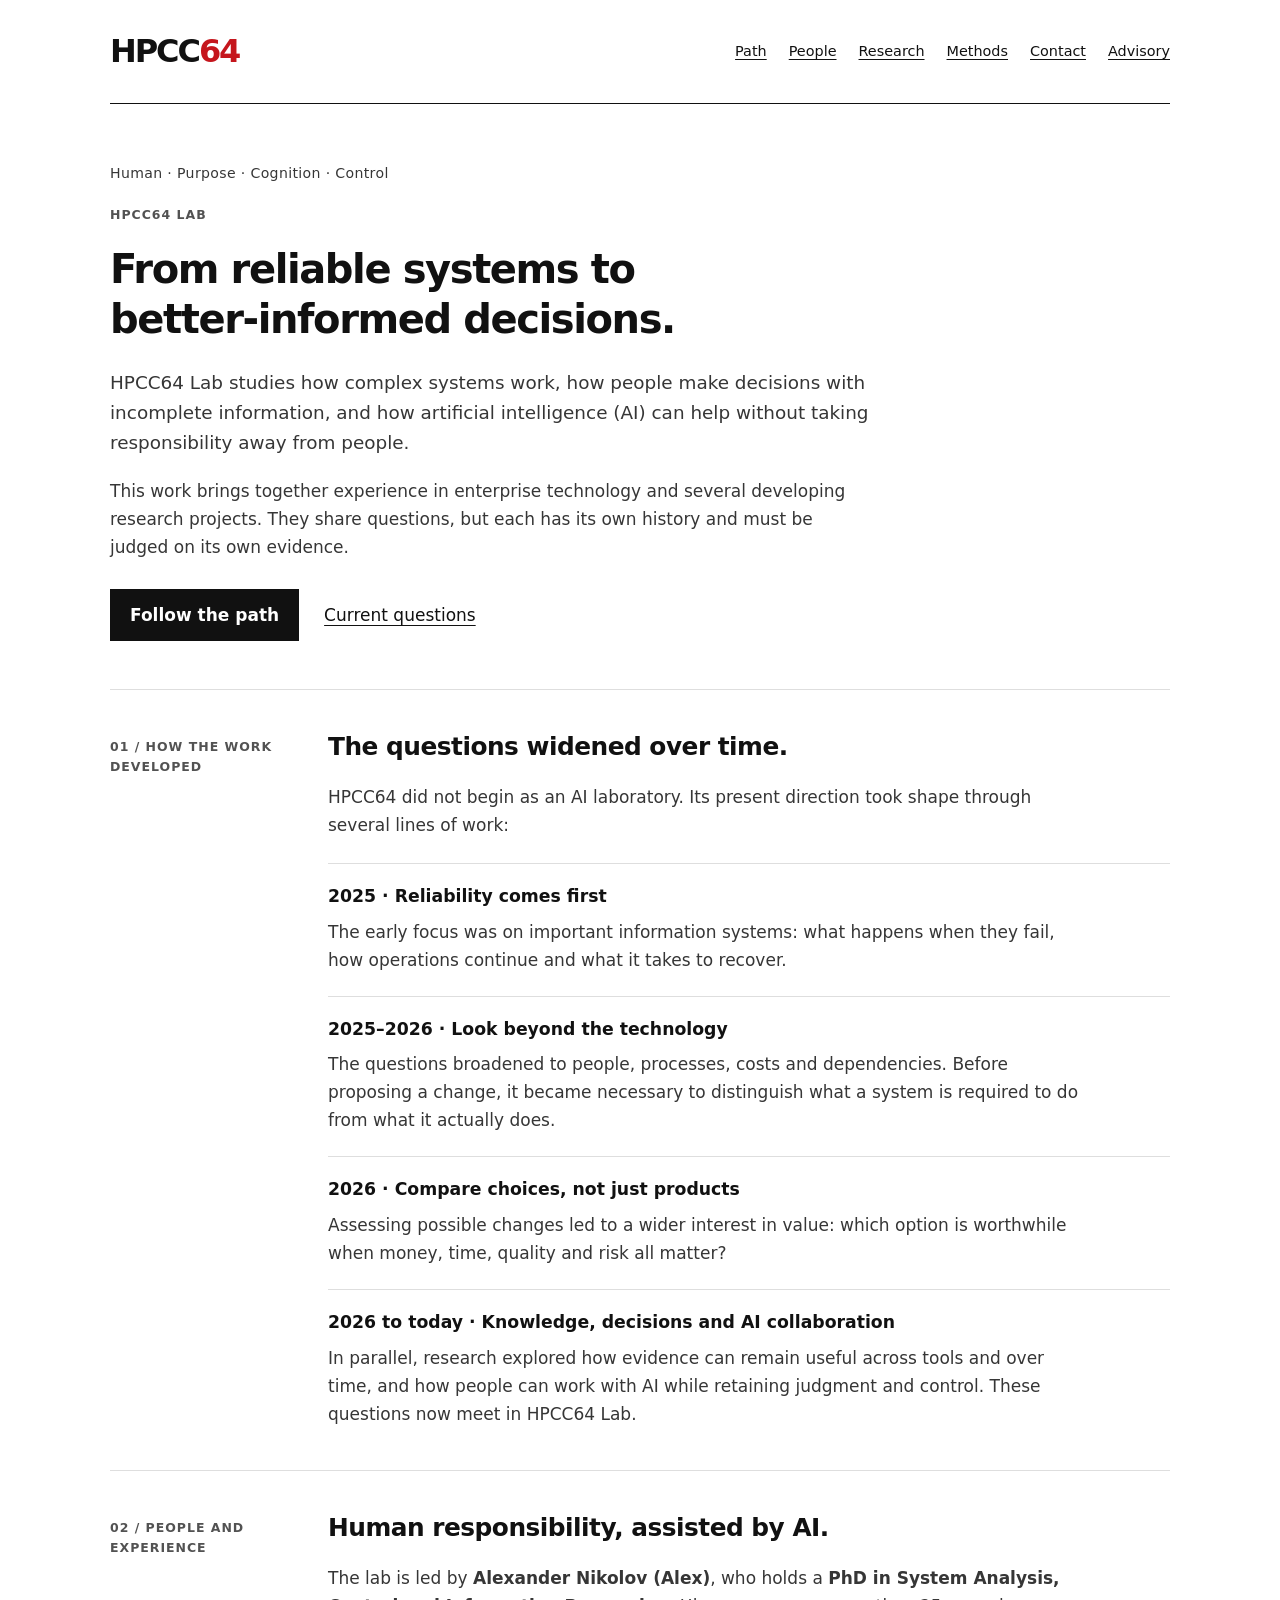
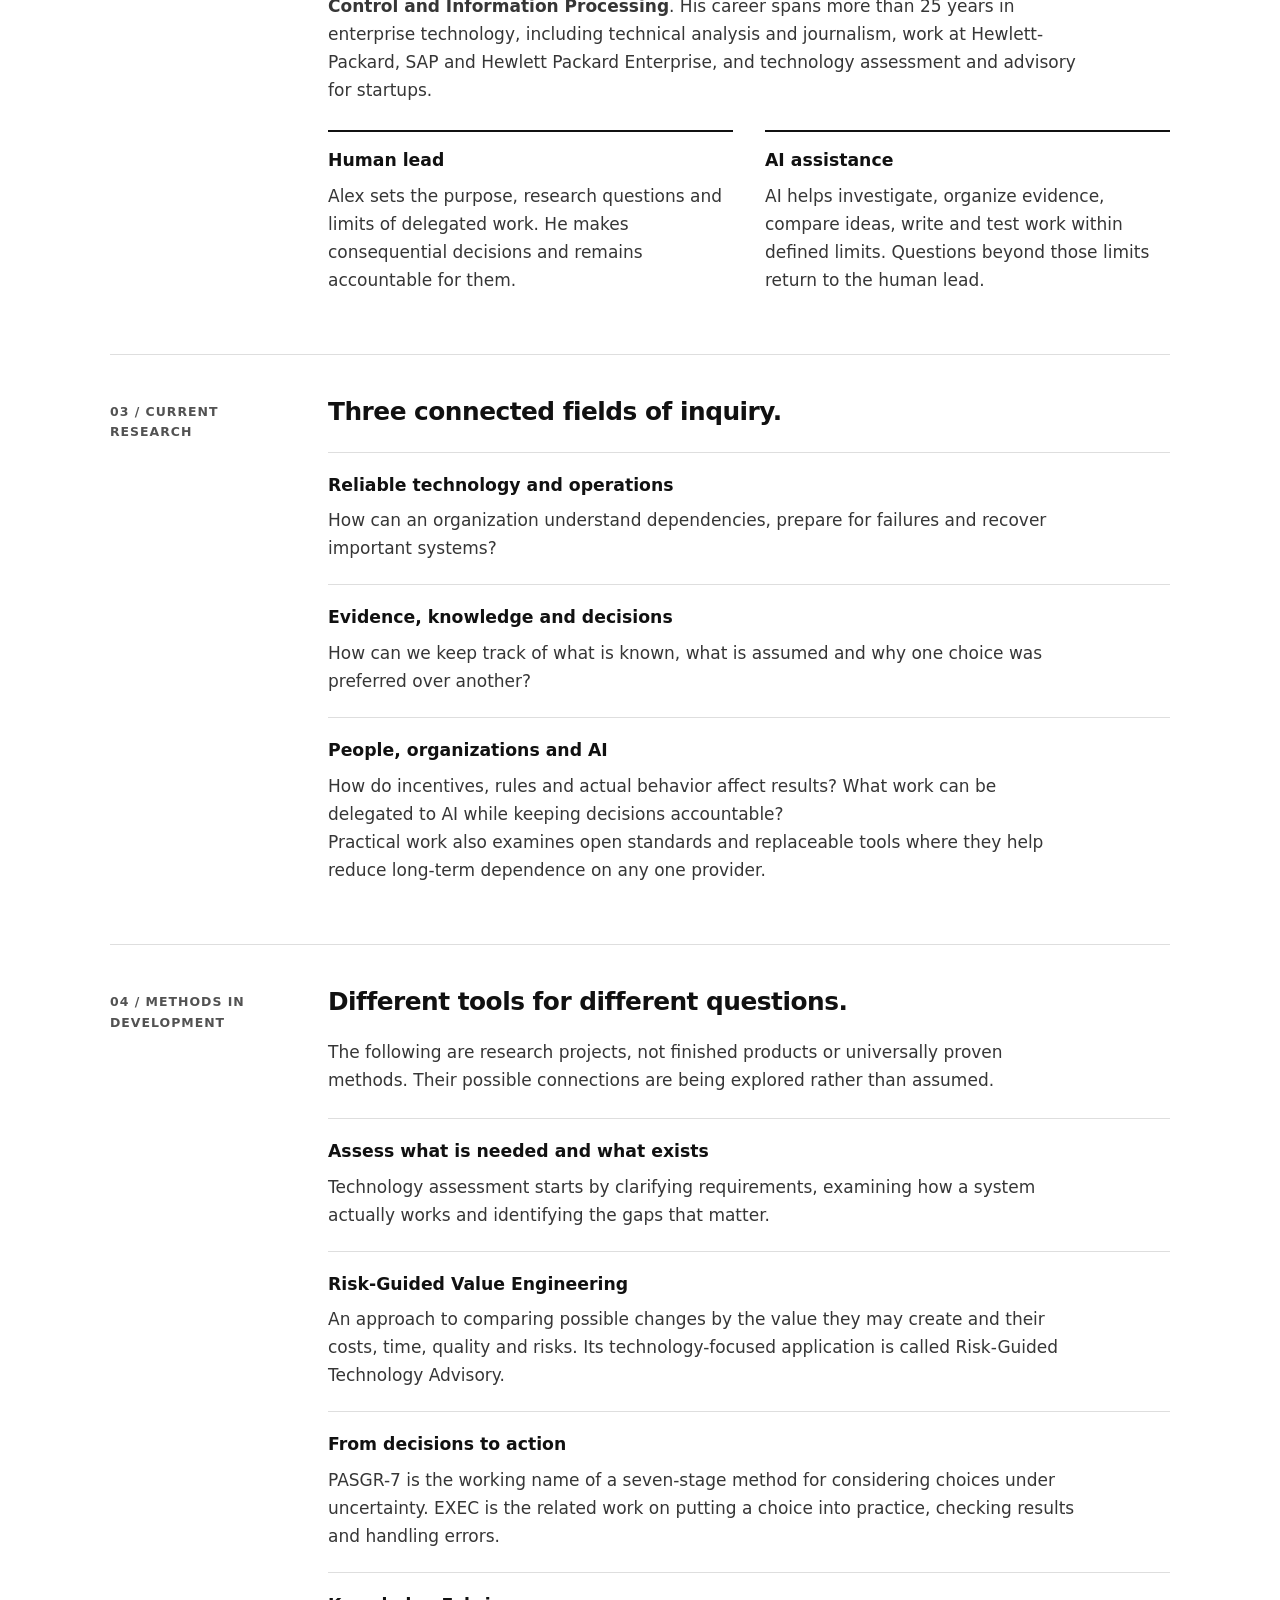
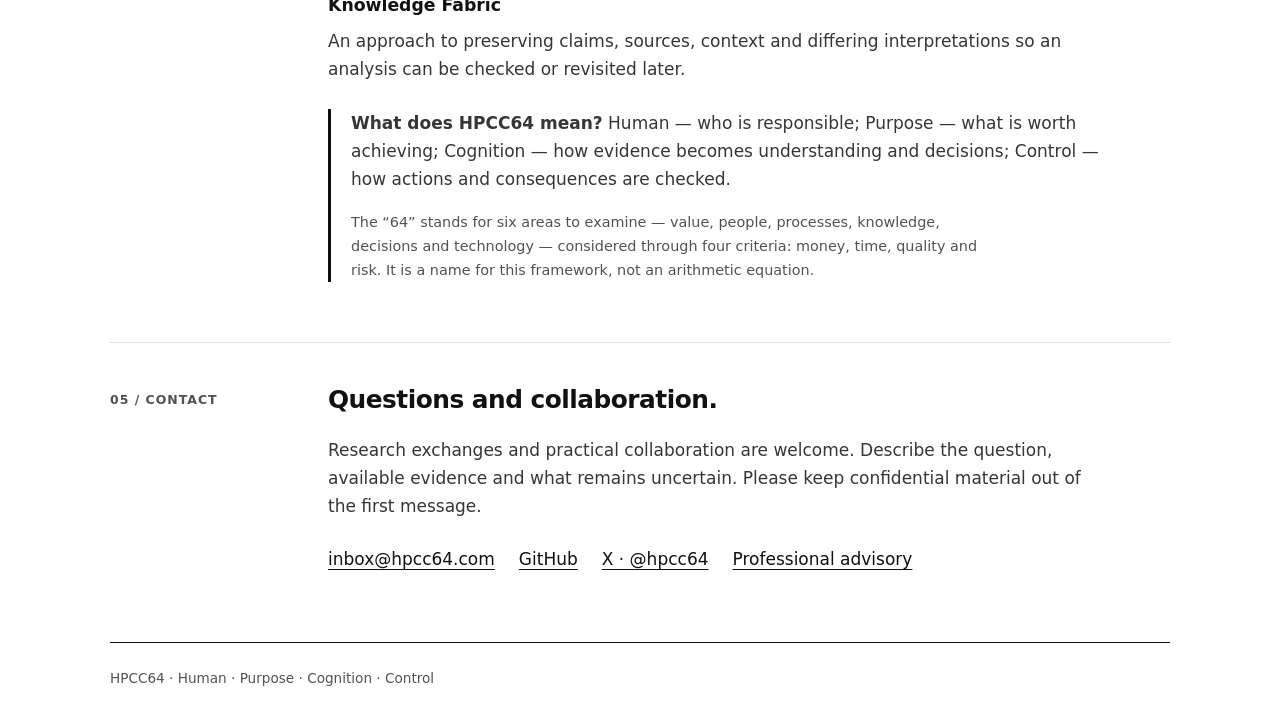
<file: public/index.html>
<!doctype html>
<html lang="en">
  <head>
    <meta charset="utf-8">
    <meta name="viewport" content="width=device-width, initial-scale=1">
    <title>HPCC64 Lab | Research into Systems, Knowledge and Decisions</title>
    <meta name="description" content="Explore how HPCC64 Lab's questions developed from reliable technology to evidence, decision-making and collaboration between people and artificial intelligence.">
    <link rel="canonical" href="https://lab.hpcc64.com/">
    <link rel="stylesheet" href="styles.css">
    <meta property="og:type" content="website">
    <meta property="og:site_name" content="HPCC64 Lab">
    <meta property="og:title" content="HPCC64 Lab | Research into Systems, Knowledge and Decisions">
    <meta property="og:description" content="Explore how HPCC64 Lab's questions developed from reliable technology to evidence, decision-making and collaboration between people and artificial intelligence.">
    <meta property="og:url" content="https://lab.hpcc64.com/">
  </head>
  <body>
    <a class="skip-link" href="#main">Skip to content</a>
    <div class="shell">      <header class="topbar">
        <a class="wordmark" href="/" aria-label="HPCC64 Lab home">HPCC<span class="accent">64</span></a>
        <nav aria-label="Main navigation">
          <a href="#path">Path</a>
          <a href="#people">People</a>
          <a href="#research">Research</a>
          <a href="#methods">Methods</a>
          <a href="#contact">Contact</a>
          <a href="https://www.hpcc64.com/">Advisory</a>
        </nav>
      </header>
      <main id="main" tabindex="-1">
        <section class="intro" aria-labelledby="intro-title">
          <p class="identity">Human · Purpose · Cognition · Control</p>
          <p class="eyebrow">HPCC64 Lab</p>
          <h1 id="intro-title">From reliable systems to better-informed decisions.</h1>
          <p class="lead">HPCC64 Lab studies how complex systems work, how people make decisions with incomplete information, and how artificial intelligence (AI) can help without taking responsibility away from people.</p>
          <p>This work brings together experience in enterprise technology and several developing research projects. They share questions, but each has its own history and must be judged on its own evidence.</p>
          <div class="actions">
            <a class="button" href="#path">Follow the path</a>
            <a href="#research">Current questions</a>
          </div>
        </section>
        <section class="section section-layout" id="path" aria-labelledby="path-title">
          <p class="section-label number">01 / How the work developed</p>
          <div>
            <h2 id="path-title">The questions widened over time.</h2>
            <p>HPCC64 did not begin as an AI laboratory. Its present direction took shape through several lines of work:</p>
            <ul class="rows" role="list">
              <li>
                <h3>2025 · Reliability comes first</h3>
                <p>The early focus was on important information systems: what happens when they fail, how operations continue and what it takes to recover.</p>
              </li>
              <li>
                <h3>2025–2026 · Look beyond the technology</h3>
                <p>The questions broadened to people, processes, costs and dependencies. Before proposing a change, it became necessary to distinguish what a system is required to do from what it actually does.</p>
              </li>
              <li>
                <h3>2026 · Compare choices, not just products</h3>
                <p>Assessing possible changes led to a wider interest in value: which option is worthwhile when money, time, quality and risk all matter?</p>
              </li>
              <li>
                <h3>2026 to today · Knowledge, decisions and AI collaboration</h3>
                <p>In parallel, research explored how evidence can remain useful across tools and over time, and how people can work with AI while retaining judgment and control. These questions now meet in HPCC64 Lab.</p>
              </li>
            </ul>
          </div>
        </section>        <section class="section section-layout" id="people" aria-labelledby="people-title">
          <p class="section-label number">02 / People and experience</p>
          <div>
            <h2 id="people-title">Human responsibility, assisted by AI.</h2>
            <p>The lab is led by <strong>Alexander Nikolov (Alex)</strong>, who holds a <strong>PhD in System Analysis, Control and Information Processing</strong>. His career spans more than 25 years in enterprise technology, including technical analysis and journalism, work at Hewlett-Packard, SAP and Hewlett Packard Enterprise, and technology assessment and advisory for startups.</p>
            <div class="pair">
              <article>
                <h3>Human lead</h3>
                <p>Alex sets the purpose, research questions and limits of delegated work. He makes consequential decisions and remains accountable for them.</p>
              </article>
              <article>
                <h3>AI assistance</h3>
                <p>AI helps investigate, organize evidence, compare ideas, write and test work within defined limits. Questions beyond those limits return to the human lead.</p>
              </article>
            </div>
          </div>
        </section>        <section class="section section-layout" id="research" aria-labelledby="research-title">
          <p class="section-label number">03 / Current research</p>
          <div>
            <h2 id="research-title">Three connected fields of inquiry.</h2>
                        <ul class="rows" role="list">
              <li>
                <h3>Reliable technology and operations</h3>
                <p>How can an organization understand dependencies, prepare for failures and recover important systems?</p>
              </li>
              <li>
                <h3>Evidence, knowledge and decisions</h3>
                <p>How can we keep track of what is known, what is assumed and why one choice was preferred over another?</p>
              </li>
              <li>
                <h3>People, organizations and AI</h3>
                <p>How do incentives, rules and actual behavior affect results? What work can be delegated to AI while keeping decisions accountable?</p>
              </li>
            </ul>
            <p>Practical work also examines open standards and replaceable tools where they help reduce long-term dependence on any one provider.</p>
          </div>
        </section>        <section class="section section-layout" id="methods" aria-labelledby="methods-title">
          <p class="section-label number">04 / Methods in development</p>
          <div>
            <h2 id="methods-title">Different tools for different questions.</h2>
            <p>The following are research projects, not finished products or universally proven methods. Their possible connections are being explored rather than assumed.</p>
            <ul class="rows" role="list">
              <li>
                <h3>Assess what is needed and what exists</h3>
                <p>Technology assessment starts by clarifying requirements, examining how a system actually works and identifying the gaps that matter.</p>
              </li>
              <li>
                <h3>Risk-Guided Value Engineering</h3>
                <p>An approach to comparing possible changes by the value they may create and their costs, time, quality and risks. Its technology-focused application is called Risk-Guided Technology Advisory.</p>
              </li>
              <li>
                <h3>From decisions to action</h3>
                <p>PASGR-7 is the working name of a seven-stage method for considering choices under uncertainty. EXEC is the related work on putting a choice into practice, checking results and handling errors.</p>
              </li>
              <li>
                <h3>Knowledge Fabric</h3>
                <p>An approach to preserving claims, sources, context and differing interpretations so an analysis can be checked or revisited later.</p>
              </li>
            </ul>
            <div class="framework">
              <p><strong>What does HPCC64 mean?</strong> Human — who is responsible; Purpose — what is worth achieving; Cognition — how evidence becomes understanding and decisions; Control — how actions and consequences are checked.</p>
              <p class="note">The “64” stands for six areas to examine — value, people, processes, knowledge, decisions and technology — considered through four criteria: money, time, quality and risk. It is a name for this framework, not an arithmetic equation.</p>
            </div>
          </div>
        </section>        <section class="section section-layout" id="contact" aria-labelledby="contact-title">
          <p class="section-label number">05 / Contact</p>
          <div>
            <h2 id="contact-title">Questions and collaboration.</h2>
            <p>Research exchanges and practical collaboration are welcome. Describe the question, available evidence and what remains uncertain. Please keep confidential material out of the first message.</p>
            <div class="links">
              <a class="contact-address" href="mailto:inbox@hpcc64.com">inbox@hpcc64.com</a>
              <a href="https://github.com/HPCC64">GitHub</a>
              <a href="https://x.com/hpcc64">X · @hpcc64</a>
              <a href="https://www.hpcc64.com/">Professional advisory</a>
            </div>
          </div>
        </section>      </main>
      <footer>HPCC64 · Human · Purpose · Cognition · Control</footer>
    </div>
  </body>
</html>
</file>
<file: public/styles.css>
:root {
  color-scheme: light;
  --ink: #111;
  --text: #363636;
  --line: #dedede;
  --accent: #c5161d;
  font-family:
    system-ui,
    -apple-system,
    BlinkMacSystemFont,
    "Segoe UI",
    sans-serif;
}
* {
  box-sizing: border-box;
}
body {
  margin: 0;
  background: #fff;
  color: var(--ink);
  font-size: 1.0625rem;
  line-height: 1.65;
  overflow-wrap: anywhere;
}
a {
  color: inherit;
  text-underline-offset: 0.22em;
  text-decoration-thickness: 1px;
}
a:hover {
  text-decoration-thickness: 2px;
}
:focus-visible {
  outline: 3px solid var(--ink);
  outline-offset: 5px;
}
.shell {
  width: min(1060px, calc(100% - 48px));
  margin: auto;
}
.skip-link {
  position: absolute;
  top: -120px;
  left: 16px;
  background: #111;
  color: #fff;
  padding: 12px;
  z-index: 10;
}
.skip-link:focus {
  top: 12px;
}
.topbar {
  display: flex;
  justify-content: space-between;
  align-items: center;
  gap: 24px;
  padding: 25px 0;
  border-bottom: 1px solid var(--ink);
}
.wordmark {
  font-size: 2rem;
  font-weight: 900;
  letter-spacing: -0.065em;
  text-decoration: none;
  white-space: nowrap;
}
.accent {
  color: var(--accent);
}
nav {
  display: flex;
  flex-wrap: wrap;
  gap: 6px 22px;
  font-size: 0.9rem;
}
nav a {
  display: inline-block;
  padding: 8px 0;
}
.identity {
  font-size: 0.88rem;
  letter-spacing: 0.025em;
  margin-bottom: 20px;
}
.intro {
  padding: 58px 0 48px;
  border-top: 0;
}
.eyebrow,
.number {
  font-size: 0.78rem;
  font-weight: 700;
  letter-spacing: 0.08em;
  text-transform: uppercase;
  color: #525252;
}
h1,
h2,
h3 {
  line-height: 1.25;
  text-wrap: balance;
}
h1 {
  font-size: clamp(1.9rem, 3.5vw, 2.5rem);
  max-width: 29ch;
  letter-spacing: -0.035em;
  margin: 0 0 24px;
}
h2 {
  font-size: 1.55rem;
  letter-spacing: -0.02em;
  margin: 0 0 20px;
}
h3 {
  font-size: 1.08rem;
  margin: 0 0 10px;
}
p {
  max-width: 70ch;
  color: var(--text);
  margin: 0 0 18px;
}
.lead {
  font-size: 1.15rem;
  max-width: 65ch;
}
.actions {
  display: flex;
  gap: 16px 25px;
  align-items: center;
  flex-wrap: wrap;
  margin-top: 28px;
}
.button {
  display: inline-block;
  background: #111;
  color: white;
  font-weight: 650;
  text-decoration: none;
  padding: 12px 20px;
}
.button:hover {
  background: #363636;
}
.section {
  padding: 42px 0;
  border-top: 1px solid var(--line);
}
.section-layout {
  display: grid;
  grid-template-columns: 180px minmax(0, 1fr);
  gap: 38px;
}
.section-label {
  margin: 5px 0;
}
.rows {
  list-style: none;
  padding: 0;
  margin: 24px 0 0;
}
.rows > li {
  padding: 22px 0;
  border-top: 1px solid var(--line);
}
.rows > li:last-child {
  padding-bottom: 0;
}
.rows p:last-child {
  margin-bottom: 0;
}
.pair {
  display: grid;
  grid-template-columns: 1fr 1fr;
  gap: 32px;
  margin-top: 26px;
}
.pair article {
  border-top: 2px solid var(--ink);
  padding-top: 18px;
}
.note {
  font-size: 0.9rem;
  color: #525252;
}
.links {
  display: flex;
  flex-wrap: wrap;
  gap: 12px 24px;
}
.links a {
  padding: 7px 0;
}
footer {
  border-top: 1px solid var(--ink);
  padding: 24px 0 35px;
  font-size: 0.85rem;
  color: #525252;
}
main {
  padding-bottom: 20px;
}
main:focus {
  outline: none;
}
section[id] {
  scroll-margin-top: 20px;
}
.framework {
  border-left: 3px solid #111;
  padding-left: 20px;
  margin-top: 26px;
}
.contact-address {
  overflow-wrap: anywhere;
}
@media (max-width: 720px) {
  .shell {
    width: calc(100% - 36px);
  }
  .topbar {
    display: block;
    padding: 18px 0;
  }
  nav {
    margin-top: 12px;
    gap: 3px 20px;
  }
  .wordmark {
    font-size: 1.85rem;
  }
  .intro {
    padding: 35px 0;
  }
  .section {
    padding: 32px 0;
  }
  .section-layout {
    grid-template-columns: minmax(0, 1fr);
    gap: 12px;
  }
  .pair {
    grid-template-columns: minmax(0, 1fr);
    gap: 18px;
  }
  h1 {
    font-size: 1.9rem;
  }
  .lead {
    font-size: 1.08rem;
  }
  .actions {
    align-items: flex-start;
  }
  .identity {
    font-size: 0.8rem;
  }
}
@media print {
  nav,
  .skip-link {
    display: none;
  }
  .shell {
    width: 100%;
  }
  .intro,
  .section {
    padding: 20px 0;
  }
  .button {
    color: #111;
    background: none;
    padding: 0;
    text-decoration: underline;
  }
  .section-layout {
    display: block;
  }
  .pair {
    break-inside: avoid;
  }
}
</file>
